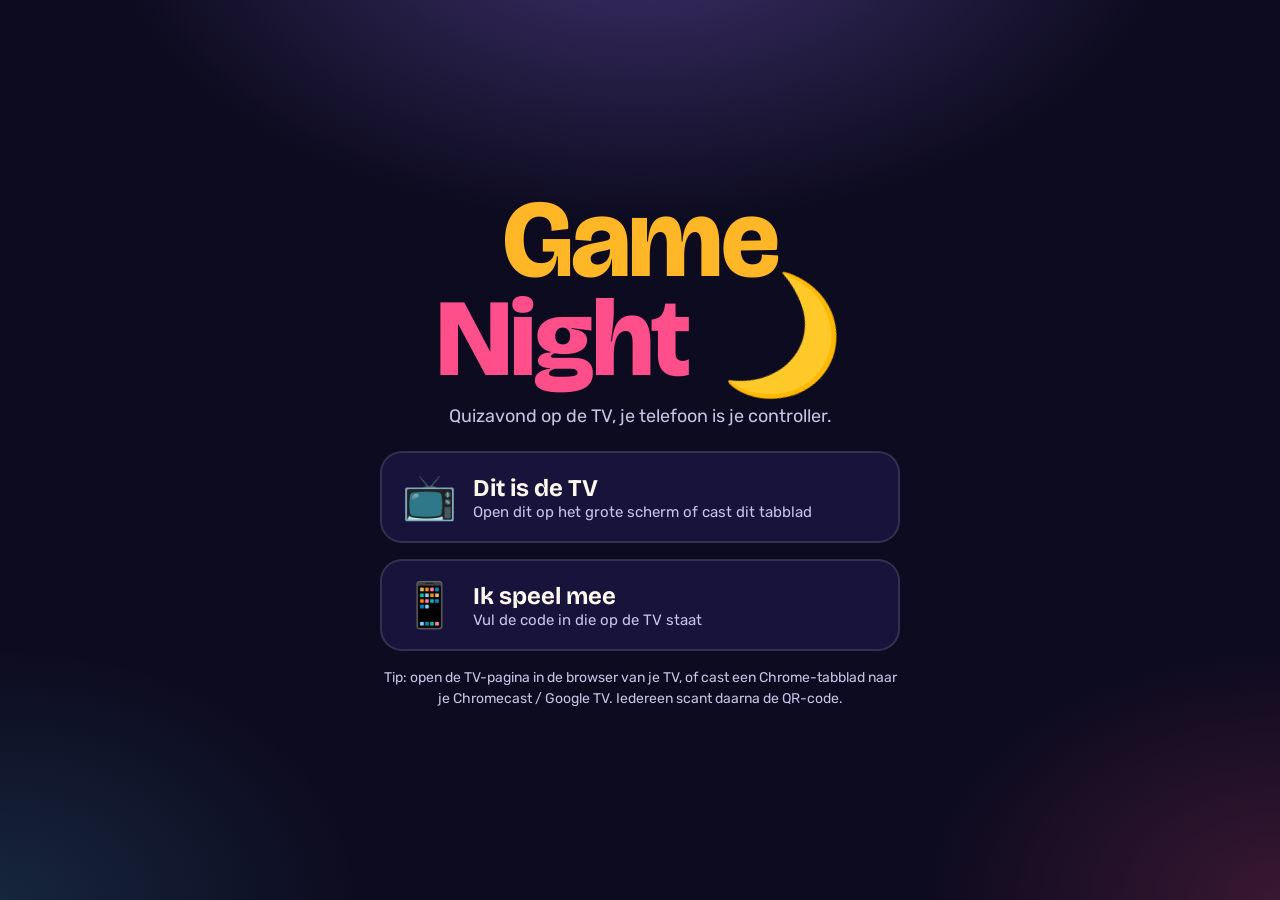
<file: index.html>
<!doctype html>
<html lang="nl">
<head>
  <meta charset="utf-8">
  <meta name="viewport" content="width=device-width, initial-scale=1, viewport-fit=cover">
  <meta name="theme-color" content="#0d0b1f">
  <title>Game Night</title>
  <link rel="icon" href="data:image/svg+xml,<svg xmlns='http://www.w3.org/2000/svg' viewBox='0 0 100 100'><text y='.9em' font-size='90'>🌙</text></svg>">
  <link rel="stylesheet" href="css/base.css">
  <style>
    main { min-height: 100dvh; display: grid; place-items: center; padding: 24px 16px; }
    .wrap { width: 100%; max-width: 520px; display: grid; gap: 16px; text-align: center; }
    h1 { font-size: clamp(56px, 14vw, 110px); margin: 0; }
    p { color: var(--muted); font-size: 18px; margin: 0 0 8px; }
    a.card { display: flex; gap: 16px; align-items: center; text-align: left; text-decoration: none; color: var(--text); background: var(--ink-2); border: 2px solid var(--line); border-radius: 22px; padding: 18px 20px; transition: transform .15s, border-color .15s; }
    a.card:hover, a.card:focus { border-color: var(--amber); transform: translateY(-2px); }
    a.card .e { font-size: 44px; }
    a.card b { font-family: var(--display); font-size: 24px; display: block; }
    a.card small { color: var(--muted); font-size: 15px; }
    .tip { font-size: 14px; color: var(--muted); line-height: 1.5; }
  </style>
</head>
<body>
  <main>
    <div class="wrap">
      <h1 class="logo"><span class="g">Game</span> <span class="n">Night</span> <span class="moon">🌙</span></h1>
      <p>Quizavond op de TV, je telefoon is je controller.</p>
      <a class="card" id="tv" href="tv.html"><span class="e">📺</span><span><b>Dit is de TV</b><small>Open dit op het grote scherm of cast dit tabblad</small></span></a>
      <a class="card" id="play" href="play.html"><span class="e">📱</span><span><b>Ik speel mee</b><small>Vul de code in die op de TV staat</small></span></a>
      <div class="tip">Tip: open de TV-pagina in de browser van je TV, of cast een Chrome-tabblad naar je Chromecast / Google TV. Iedereen scant daarna de QR-code.</div>
    </div>
  </main>
  <script>
    // ?local=1 doorgeven (testmodus in één browser)
    if (new URLSearchParams(location.search).get('local') === '1') {
      document.getElementById('tv').href += '?local=1';
      document.getElementById('play').href += '?local=1';
    }
  </script>
</body>
</html>
</file>
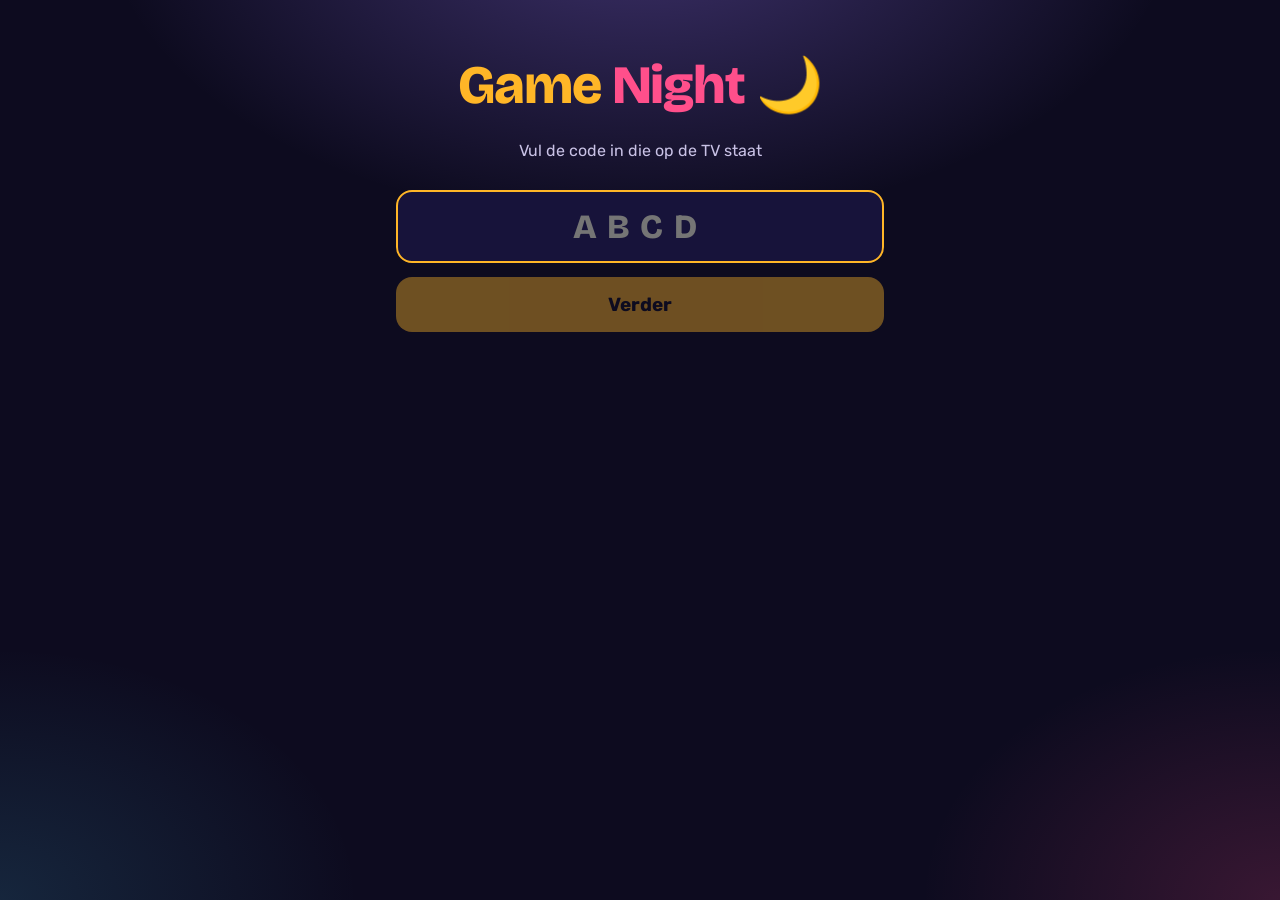
<file: play.html>
<!doctype html>
<html lang="nl">
<head>
  <meta charset="utf-8">
  <meta name="viewport" content="width=device-width, initial-scale=1, viewport-fit=cover, maximum-scale=1">
  <meta name="theme-color" content="#0d0b1f">
  <meta name="apple-mobile-web-app-capable" content="yes">
  <title>Game Night</title>
  <link rel="icon" href="data:image/svg+xml,<svg xmlns='http://www.w3.org/2000/svg' viewBox='0 0 100 100'><text y='.9em' font-size='90'>🌙</text></svg>">
  <link rel="stylesheet" href="css/base.css">
  <link rel="stylesheet" href="css/play.css">
</head>
<body class="ph">
  <div id="banner" class="hidden"></div>
  <div id="ph">
    <div class="bar" id="bar"></div>
    <main id="screen"></main>
  </div>
  <div id="sheet" class="sheet hidden"></div>
  <script src="js/content.js"></script>
  <script src="data/weetjes.js"></script>
  <script src="js/net.js"></script>
  <script src="js/play.js"></script>
</body>
</html>
</file>
<file: css/base.css>
@import url('https://fonts.googleapis.com/css2?family=Bricolage+Grotesque:opsz,wght@12..96,600;12..96,800&family=Rubik:wght@400;500;700&family=Orbitron:wght@700;900&family=Bungee&display=swap');

:root {
  --ink: #0d0b1f;
  --ink-2: #17133a;
  --ink-3: #231d55;
  --line: rgba(255, 255, 255, 0.12);
  --text: #fff8ec;
  --muted: #c9c2e6;
  --pink: #ff4f8b;
  --amber: #ffb627;
  --mint: #3ddc97;
  --sky: #4cc9f0;
  --violet: #9b7bff;
  --bad: #ff5d5d;
  --a: #ff4f8b;
  --b: #4cc9f0;
  --c: #ffb627;
  --d: #3ddc97;
  --radius: 18px;
  --display: 'Bricolage Grotesque', 'Rubik', system-ui, sans-serif;
  --body: 'Rubik', system-ui, -apple-system, 'Segoe UI', sans-serif;
}

* { box-sizing: border-box; }
html, body { margin: 0; height: 100%; }
body {
  background: var(--ink);
  background-image:
    radial-gradient(60% 50% at 50% -10%, rgba(155, 123, 255, 0.35), transparent 70%),
    radial-gradient(40% 40% at 100% 100%, rgba(255, 79, 139, 0.18), transparent 70%),
    radial-gradient(40% 40% at 0% 100%, rgba(76, 201, 240, 0.14), transparent 70%);
  background-attachment: fixed;
  color: var(--text);
  font-family: var(--body);
  -webkit-font-smoothing: antialiased;
}
button { font: inherit; color: inherit; cursor: pointer; }
.hidden { display: none !important; }

.logo {
  font-family: var(--display);
  font-weight: 800;
  letter-spacing: -0.02em;
  line-height: 0.9;
}
.logo .g { color: var(--amber); }
.logo .n { color: var(--pink); }
.logo .moon { display: inline-block; transform: rotate(-20deg); }

@keyframes pop { 0% { transform: scale(0.6); opacity: 0; } 70% { transform: scale(1.06); opacity: 1; } 100% { transform: scale(1); } }
@keyframes rise { from { transform: translateY(24px); opacity: 0; } to { transform: none; opacity: 1; } }
@keyframes pulse { 0%, 100% { transform: scale(1); } 50% { transform: scale(1.06); } }
@keyframes shake { 0%, 100% { transform: none; } 25% { transform: translateX(-6px) rotate(-2deg); } 75% { transform: translateX(6px) rotate(2deg); } }
@keyframes spin { to { transform: rotate(360deg); } }
@keyframes float { 0%, 100% { transform: translateY(0); } 50% { transform: translateY(-8px); } }
.pop { animation: pop 0.45s cubic-bezier(0.2, 0.9, 0.3, 1.2) both; }
.rise { animation: rise 0.5s ease both; }

@media (prefers-reduced-motion: reduce) {
  *, *::before, *::after { animation-duration: 0.01ms !important; transition-duration: 0.01ms !important; }
}

/* ---------- thema's ---------- */
body.theme-nerd {
  --ink: #050d14;
  --ink-2: #0b1a26;
  --ink-3: #12304a;
  --line: rgba(0, 255, 200, 0.18);
  --text: #e6fff8;
  --muted: #8fc7c0;
  --pink: #ff3df2;
  --amber: #39ff14;
  --mint: #00ffc8;
  --sky: #00b3ff;
  --violet: #8a5cff;
  --display: 'Orbitron', 'Rubik', system-ui, sans-serif;
  background-image:
    linear-gradient(rgba(0, 255, 200, 0.05) 1px, transparent 1px),
    linear-gradient(90deg, rgba(0, 255, 200, 0.05) 1px, transparent 1px),
    radial-gradient(60% 50% at 50% -10%, rgba(0, 179, 255, 0.35), transparent 70%),
    radial-gradient(40% 40% at 100% 100%, rgba(255, 61, 242, 0.16), transparent 70%);
  background-size: 40px 40px, 40px 40px, auto, auto;
}
body.theme-nerd .logo .g, body.theme-nerd .logo .n { letter-spacing: 0.04em; }
body.theme-retro {
  --ink: #170530;
  --ink-2: #261047;
  --ink-3: #3a1a66;
  --line: rgba(255, 42, 109, 0.25);
  --text: #fff4fb;
  --muted: #d1b3e6;
  --pink: #ff2a6d;
  --amber: #f9c80e;
  --mint: #05ffa1;
  --sky: #05d9e8;
  --violet: #b967ff;
  --display: 'Bungee', 'Rubik', system-ui, sans-serif;
  background-image:
    linear-gradient(transparent 62%, rgba(255, 42, 109, 0.22) 62.2%, transparent 63%),
    repeating-linear-gradient(90deg, rgba(5, 217, 232, 0.07) 0 2px, transparent 2px 80px),
    radial-gradient(50% 40% at 50% 62%, rgba(249, 200, 14, 0.25), transparent 70%),
    radial-gradient(70% 60% at 50% 0%, rgba(185, 103, 255, 0.4), transparent 70%);
}
body.theme-retro .qtext, body.theme-retro h2 { text-shadow: 0.06em 0.06em 0 rgba(255, 42, 109, 0.55); }

body.theme-sint {
  --ink: #2a0a12;
  --ink-2: #3d1019;
  --ink-3: #5a1826;
  --line: rgba(255, 200, 80, 0.22);
  --text: #fff6e6;
  --muted: #e6c9a8;
  --pink: #ff5a5f;
  --amber: #ffc93c;
  --mint: #7ee081;
  --sky: #ffd98a;
  --violet: #ff9966;
  background-image:
    radial-gradient(60% 50% at 50% -10%, rgba(255, 201, 60, 0.3), transparent 70%),
    radial-gradient(40% 40% at 0% 100%, rgba(255, 90, 95, 0.22), transparent 70%);
}
body.theme-kerst {
  --ink: #0a1f1a;
  --ink-2: #10302a;
  --ink-3: #1a4a40;
  --line: rgba(255, 255, 255, 0.16);
  --text: #f4fff9;
  --muted: #b8dccf;
  --pink: #ff4d5e;
  --amber: #ffd166;
  --mint: #6ee7a8;
  --sky: #a8e6ff;
  --violet: #e85d75;
  background-image:
    radial-gradient(60% 50% at 50% -10%, rgba(255, 77, 94, 0.28), transparent 70%),
    radial-gradient(45% 45% at 100% 100%, rgba(110, 231, 168, 0.2), transparent 70%);
}
#fall { position: fixed; inset: 0; z-index: 2; pointer-events: none; overflow: hidden; }
#fall i { position: absolute; top: -8%; font-style: normal; color: #fff; animation: fallDown linear infinite; will-change: transform; }
#fall.noten i { color: #b5651d; text-shadow: 0 1px 0 #7a3f0e; }
@keyframes fallDown { to { transform: translate3d(4vw, 115vh, 0) rotate(240deg); } }
</file>
<file: css/play.css>
/* Telefoon-controller */
body.ph { min-height: 100dvh; overscroll-behavior: none; -webkit-tap-highlight-color: transparent; }
#ph { max-width: 520px; margin: 0 auto; min-height: 100dvh; display: flex; flex-direction: column; padding: 12px 16px calc(16px + env(safe-area-inset-bottom)); }

.bar { display: flex; align-items: center; gap: 10px; padding: 4px 0 10px; }
.bar .me { display: flex; align-items: center; gap: 8px; flex: 1; min-width: 0; }
.bar .av { width: 40px; height: 40px; border-radius: 50%; display: grid; place-items: center; font-size: 22px; background: var(--c, var(--ink-3)); flex: none; }
.bar .nm { font-weight: 700; white-space: nowrap; overflow: hidden; text-overflow: ellipsis; }
.bar .sc { font-family: var(--display); font-weight: 800; color: var(--amber); }
.bar .rank { color: var(--muted); font-size: 14px; }
.iconbtn { background: var(--ink-3); border: 1px solid var(--line); border-radius: 12px; width: 44px; height: 44px; font-size: 20px; flex: none; }

.tbar { height: 6px; border-radius: 99px; background: var(--ink-3); overflow: hidden; margin-bottom: 14px; }
.tbar i { display: block; height: 100%; background: var(--amber); border-radius: 99px; transform-origin: left; }

#screen { flex: 1; display: flex; flex-direction: column; gap: 12px; }
.q { font-family: var(--display); font-weight: 800; font-size: 22px; line-height: 1.2; text-wrap: balance; }
.sub { color: var(--muted); }
.catline { color: var(--muted); font-size: 14px; }
.big { font-size: 72px; text-align: center; margin-top: 8vh; animation: pop 0.45s both; }
.title { font-family: var(--display); font-weight: 800; font-size: 30px; text-align: center; }
.center { text-align: center; }

.choices { display: grid; gap: 10px; }
.ch { display: flex; align-items: center; gap: 12px; text-align: left; background: var(--ink-2); border: 2px solid var(--line); border-radius: var(--radius); padding: 14px 14px; font-size: 18px; font-weight: 500; min-height: 64px; transition: transform 0.1s; }
.ch:active { transform: scale(0.97); }
.ch .l { flex: none; width: 36px; height: 36px; border-radius: 10px; display: grid; place-items: center; font-family: var(--display); font-weight: 800; color: var(--ink); }
.choices .ch:nth-child(1) .l { background: var(--a); }
.choices .ch:nth-child(2) .l { background: var(--b); }
.choices .ch:nth-child(3) .l { background: var(--c); }
.choices .ch:nth-child(4) .l { background: var(--d); }
.choices .ch:nth-child(5) .l { background: var(--violet); }
.choices .ch:nth-child(6) .l { background: var(--pink); }
.choices .ch:nth-child(7) .l { background: var(--sky); }
.choices .ch:nth-child(8) .l { background: var(--amber); }
.ch[disabled] { opacity: 0.3; }
.ch.mine { border-style: dashed; }
.ch.picked { border-color: var(--amber); background: rgba(255, 182, 39, 0.15); }
.ch .ord { margin-left: auto; width: 32px; height: 32px; border-radius: 50%; background: var(--amber); color: var(--ink); display: grid; place-items: center; font-weight: 800; font-family: var(--display); }

.cta { background: var(--amber); color: var(--ink); border: 0; border-radius: 16px; padding: 16px; font-size: 19px; font-weight: 700; width: 100%; }
.cta:disabled { opacity: 0.4; }
.cta.pink { background: var(--pink); color: white; }
.cta.ghost { background: var(--ink-3); color: var(--text); border: 1px solid var(--line); }
.small { font-size: 14px; padding: 10px 14px; border-radius: 12px; }
.row { display: flex; gap: 8px; }
.row > * { flex: 1; }

input.field, textarea.field { width: 100%; background: var(--ink-2); border: 2px solid var(--line); border-radius: 16px; color: var(--text); font: inherit; font-size: 22px; padding: 14px 16px; outline: none; }
input.field:focus, textarea.field:focus { border-color: var(--amber); }
input.code { text-transform: uppercase; letter-spacing: 0.3em; text-align: center; font-family: var(--display); font-weight: 800; font-size: 34px; }
.preview { color: var(--muted); text-align: center; min-height: 20px; }

.avgrid { display: grid; grid-template-columns: repeat(6, 1fr); gap: 8px; }
.avgrid button { aspect-ratio: 1; font-size: 26px; background: var(--ink-2); border: 2px solid var(--line); border-radius: 14px; }
.avgrid button.on { border-color: var(--amber); background: rgba(255, 182, 39, 0.2); transform: scale(1.05); }

.card { background: var(--ink-2); border: 1px solid var(--line); border-radius: var(--radius); padding: 14px; }
.label { font-size: 13px; text-transform: uppercase; letter-spacing: 0.08em; color: var(--muted); margin-bottom: 8px; }
.seg { display: flex; gap: 6px; }
.seg button { flex: 1; background: var(--ink-3); border: 2px solid transparent; border-radius: 12px; padding: 10px 4px; font-size: 14px; line-height: 1.2; }
.seg button.on { border-color: var(--amber); background: rgba(255, 182, 39, 0.15); }
.seg button b { display: block; font-size: 20px; }
.toggle { display: flex; align-items: center; justify-content: space-between; padding: 8px 0; }
.sw { width: 52px; height: 30px; border-radius: 99px; background: var(--ink-3); border: 0; position: relative; }
.sw::after { content: ''; position: absolute; top: 3px; left: 3px; width: 24px; height: 24px; border-radius: 50%; background: var(--muted); transition: 0.2s; }
.sw.on { background: var(--mint); }
.sw.on::after { left: 25px; background: white; }

.plist { display: grid; gap: 6px; }
.prow { display: flex; align-items: center; gap: 10px; }
.prow .av { width: 34px; height: 34px; border-radius: 50%; display: grid; place-items: center; background: var(--c); }
.prow .nm { flex: 1; font-weight: 500; }
.prow .off { color: var(--bad); font-size: 12px; }
.prow button { background: var(--ink-3); border: 1px solid var(--line); border-radius: 10px; padding: 6px 10px; font-size: 13px; }

.vote { display: grid; grid-template-columns: 1fr 1fr; gap: 10px; }
.vote button { background: var(--ink-2); border: 2px solid var(--line); border-radius: var(--radius); padding: 14px 8px; display: grid; justify-items: center; gap: 6px; }
.vote .av { width: 54px; height: 54px; border-radius: 50%; display: grid; place-items: center; font-size: 30px; background: var(--c); }

input[type=range] { width: 100%; accent-color: var(--amber); height: 40px; }
.wagerval { font-family: var(--display); font-weight: 800; font-size: 56px; text-align: center; color: var(--amber); }

.foot { margin-top: auto; display: flex; gap: 8px; padding-top: 12px; }
.pubtn { flex: 1; background: linear-gradient(135deg, var(--violet), var(--pink)); border: 0; border-radius: 14px; padding: 12px; font-weight: 700; color: white; }
.skipbtn { background: var(--ink-3); border: 1px solid var(--line); border-radius: 14px; padding: 12px 14px; font-size: 14px; }
.puactive { flex: 1; text-align: center; padding: 12px; border-radius: 14px; border: 1px dashed var(--violet); color: var(--violet); font-weight: 700; }

/* sheets */
.sheet { position: fixed; inset: 0; background: rgba(13, 11, 31, 0.7); display: flex; align-items: flex-end; z-index: 20; }
.sheet .in { background: var(--ink-2); width: 100%; max-width: 520px; margin: 0 auto; border-radius: 24px 24px 0 0; padding: 18px 16px calc(18px + env(safe-area-inset-bottom)); display: grid; gap: 10px; max-height: 85dvh; overflow: auto; animation: rise 0.25s both; }
.sheet h3 { margin: 0; font-family: var(--display); font-size: 22px; }
.pu { display: flex; gap: 12px; align-items: center; text-align: left; background: var(--ink-3); border: 1px solid var(--line); border-radius: 14px; padding: 12px; }
.pu .e { font-size: 26px; width: 40px; text-align: center; }
.pu small { display: block; color: var(--muted); }

#banner { position: fixed; top: 0; left: 0; right: 0; background: var(--bad); color: white; text-align: center; padding: 8px calc(12px + env(safe-area-inset-right)) 8px; font-weight: 700; z-index: 30; font-size: 14px; }
.waitdots::after { content: '…'; animation: pulse 1s infinite; }
.mylist { display: flex; gap: 6px; flex-wrap: wrap; }
.mylist span { background: var(--ink-3); border-radius: 99px; padding: 4px 10px; font-size: 14px; }
.awardline { background: var(--ink-2); border-radius: 14px; padding: 12px; text-align: center; border: 1px solid var(--line); }
.landing { display: grid; gap: 14px; margin-top: 4vh; }
.landing h1 { font-size: 54px; margin: 0; text-align: center; }

/* waar of nep */
.tfbtns { display: grid; grid-template-columns: 1fr 1fr; gap: 12px; }
.tfbtns .ch { flex-direction: column; justify-content: center; gap: 6px; min-height: 150px; font-size: 40px; text-align: center; }
.tfbtns .ch b { font-family: var(--display); font-size: 26px; }
.tfbtns .tfw { border-color: rgba(61, 220, 151, .6); background: rgba(61, 220, 151, .12); }
.tfbtns .tfn { border-color: rgba(255, 93, 93, .6); background: rgba(255, 93, 93, .12); }
/* teams */
.tbadge { display: inline-block; border: 1px solid var(--t); color: var(--t); border-radius: 99px; padding: 0 8px; font-size: 13px; font-weight: 700; }
#teampick button.on { border-color: var(--t); background: color-mix(in srgb, var(--t) 18%, transparent); }
.rounds { display: flex; flex-wrap: wrap; gap: 6px; }
.rounds button { background: var(--ink-3); border: 2px solid transparent; border-radius: 99px; padding: 8px 12px; font-size: 14px; opacity: .5; text-decoration: line-through; }
.rounds button.on { opacity: 1; text-decoration: none; border-color: var(--mint); background: rgba(61, 220, 151, .12); }
.rounds button[disabled] { border-color: var(--amber); background: rgba(255, 182, 39, .12); }

/* hoger of lager */
.hlcards { display: grid; grid-template-columns: 1fr 1fr; gap: 10px; }
.hlcards .card b { font-family: var(--display); font-size: 24px; color: var(--amber); }
/* lingo */
.lgrid { display: grid; gap: 6px; justify-content: center; }
.lrow { display: flex; gap: 6px; }
.lrow span { width: 52px; height: 52px; display: grid; place-items: center; border: 2px solid var(--line); border-radius: 10px; font-family: var(--display); font-weight: 800; font-size: 26px; background: var(--ink-2); }
.lrow.cur span { border-color: var(--amber); }
.lrow .mg, .key.mg { background: var(--mint); color: var(--ink); border-color: var(--mint); }
.lrow .my, .key.my { background: var(--amber); color: var(--ink); border-color: var(--amber); border-radius: 50%; }
.lrow .m- { background: var(--ink-3); color: var(--muted); }
.key.m- { opacity: .35; }
.kb { display: grid; gap: 6px; margin-top: auto; }
.krow { display: flex; gap: 5px; justify-content: center; }
.key { flex: 1; max-width: 40px; height: 50px; border: 0; border-radius: 8px; background: var(--ink-3); font-weight: 700; font-size: 16px; padding: 0; }
.key.my { border-radius: 8px; }
.key.wide { max-width: 60px; flex: 1.5; background: var(--violet); color: white; }
/* puzzel */
.pgrid { display: grid; grid-template-columns: 1fr 1fr 1fr; gap: 8px; }
.pw { background: var(--ink-2); border: 2px solid var(--line); border-radius: 12px; padding: 14px 4px; font-weight: 700; font-size: 15px; min-height: 58px; word-break: break-word; }
.pw.on { border-color: var(--amber); background: rgba(255, 182, 39, .18); }
.pfound { border: 2px solid var(--g); background: color-mix(in srgb, var(--g) 16%, transparent); border-radius: 12px; padding: 10px; font-weight: 700; }
/* tekenen */
.cv { display: block; margin: 0 auto; border-radius: 16px; touch-action: none; box-shadow: 0 6px 20px rgba(0, 0, 0, .4); }
.tools { display: flex; gap: 8px; justify-content: center; align-items: center; flex-wrap: wrap; }
.sw-c { width: 36px; height: 36px; border-radius: 50%; border: 3px solid transparent; }
.sw-c.on { border-color: var(--amber); transform: scale(1.12); }
.sw-w { width: 44px; height: 40px; border-radius: 10px; background: var(--ink-3); border: 2px solid transparent; display: grid; place-items: center; }
.sw-w i { display: block; border-radius: 50%; background: var(--text); }
.sw-w.on { border-color: var(--amber); }
.tools .cta.small { width: auto; }

/* twee waarheden */
.lgrow { display: flex; gap: 8px; align-items: center; }
.lgrow .field { flex: 1; margin: 0; font-size: 16px; padding: 14px 12px; }
.lgtag { flex: none; border: 2px solid var(--line); background: var(--ink-2); border-radius: 14px; padding: 12px 10px; font-size: 14px; font-weight: 700; min-width: 92px; }
.lgtag.on { border-color: var(--pink); background: rgba(255, 79, 139, 0.2); color: var(--pink); }

/* ganzenbord */
.dicebtn { display: grid; place-items: center; gap: 6px; width: min(70vw, 260px); aspect-ratio: 1; margin: 18px auto; border-radius: 36px; border: 0; background: linear-gradient(145deg, var(--amber), var(--pink)); color: var(--ink); font-size: 92px; box-shadow: 0 14px 40px rgba(255, 79, 139, 0.35); }
.dicebtn b { font-family: var(--display); font-size: 26px; }
.dicebtn:active { transform: scale(0.96); }
.dicebtn.shake { animation: shake 0.45s; }
@keyframes shake { 0%, 100% { transform: rotate(0); } 20% { transform: rotate(-18deg) scale(1.05); } 40% { transform: rotate(14deg); } 60% { transform: rotate(-10deg); } 80% { transform: rotate(6deg); } }
.dice { text-align: center; font-size: 140px; line-height: 1; margin-top: 10px; color: var(--amber); }
.dice.show { animation: pop 0.5s both; }

/* verhalen */
textarea.field { resize: none; font-size: 17px; line-height: 1.4; }
.ktprev { font-style: italic; font-size: 18px; border-color: var(--amber); }

/* ---------- wachtkamer ---------- */
.waitroom { margin-top: 18px; background: var(--ink-2); border: 1px solid var(--line); border-radius: var(--radius); overflow: hidden; }
.wrtabs { display: grid; grid-template-columns: repeat(3, 1fr); border-bottom: 1px solid var(--line); }
.wrtabs button { background: none; border: 0; color: var(--muted); font: inherit; font-size: 15px; font-weight: 700; padding: 12px 4px; }
.wrtabs button.on { color: var(--text); box-shadow: inset 0 -3px 0 var(--amber); }
.wrbody { padding: 16px; min-height: 150px; display: grid; align-content: center; gap: 12px; }
.wrw { font-size: 18px; line-height: 1.45; animation: rise 0.35s both; }
.wrnext { justify-self: end; background: none; border: 0; color: var(--sky); font: inherit; font-weight: 700; font-size: 15px; padding: 6px 0; }
.wrsmall { text-align: center; color: var(--muted); font-size: 14px; }
.noppen { display: grid; grid-template-columns: repeat(6, 1fr); gap: 8px; }
.noppen button { aspect-ratio: 1; border-radius: 50%; border: 0; background: radial-gradient(circle at 35% 30%, rgba(255, 255, 255, 0.75), rgba(155, 123, 255, 0.55) 45%, rgba(76, 201, 240, 0.35)); box-shadow: inset 0 -3px 6px rgba(0, 0, 0, 0.25); transition: transform 0.12s; }
.noppen button:active { transform: scale(0.85); }
.noppen button.pop { background: rgba(255, 255, 255, 0.06); box-shadow: inset 0 2px 4px rgba(0, 0, 0, 0.4); animation: nopPop 0.25s; }
@keyframes nopPop { 0% { transform: scale(1.25); } 100% { transform: scale(1); } }
.wrstats { display: grid; grid-template-columns: repeat(2, 1fr); gap: 10px; }
.wrstats div { background: var(--ink-3); border-radius: 14px; padding: 10px; text-align: center; display: grid; }
.wrstats b { font-family: var(--display); font-size: 28px; color: var(--amber); }
.wrstats b small { font-size: 15px; color: var(--muted); }
.wrstats span { font-size: 13px; color: var(--muted); }

/* ---------- uitleg ---------- */
.label.center { text-align: center; margin-top: 18px; color: var(--sky); }
.howto { display: grid; gap: 10px; }
.howrow { display: flex; gap: 14px; align-items: center; background: var(--ink-2); border: 1px solid var(--line); border-radius: 16px; padding: 14px; font-size: 18px; font-weight: 600; animation: rise 0.4s both; }
.howrow .e { font-size: 32px; flex: none; }

/* ---------- spelleider ---------- */
.iconbtn.gmbtn { width: auto; padding: 0 12px; display: flex; align-items: center; gap: 6px; border-color: var(--amber); }
.iconbtn.gmbtn small { font-size: 13px; font-weight: 700; color: var(--amber); }
.gmgrid { display: grid; grid-template-columns: 1fr 1fr; gap: 10px; }
.gmtile { display: grid; justify-items: center; gap: 4px; background: var(--ink-3); border: 2px solid var(--line); border-radius: 18px; padding: 14px 8px; color: var(--text); font: inherit; font-size: 16px; font-weight: 700; min-height: 84px; }
.gmtile .e { font-size: 28px; }
.gmtile:active { transform: scale(0.97); border-color: var(--amber); }
.gmtile.off { opacity: 0.35; }
.gmsws { display: grid; grid-template-columns: 1fr 1fr; gap: 8px; }
.gmsw { display: flex; align-items: center; gap: 8px; background: var(--ink-3); border: 2px solid var(--line); border-radius: 14px; padding: 12px; color: var(--text); font: inherit; font-size: 15px; font-weight: 700; }
.gmsw .e { font-size: 20px; }
.gmsw i { margin-left: auto; width: 34px; height: 20px; border-radius: 99px; background: var(--ink); position: relative; flex: none; transition: background 0.2s; }
.gmsw i::after { content: ''; position: absolute; top: 3px; left: 3px; width: 14px; height: 14px; border-radius: 50%; background: var(--muted); transition: transform 0.2s, background 0.2s; }
.gmsw.on { border-color: var(--mint); }
.gmsw.on i { background: rgba(61, 220, 151, 0.35); }
.gmsw.on i::after { transform: translateX(14px); background: var(--mint); }

/* ---------- avondpakketten en uitklapblokken ---------- */
.steplabel { display: flex; align-items: center; gap: 8px; margin: 18px 0 8px; color: var(--text); font-weight: 700; }
.steplabel i { font-style: normal; width: 22px; height: 22px; border-radius: 50%; background: var(--amber); color: var(--ink); display: grid; place-items: center; font-size: 13px; }
.packs { display: grid; grid-template-columns: 1fr 1fr; gap: 8px; margin-bottom: 10px; }
.pack { background: var(--ink-2); border: 2px solid var(--line); border-radius: 16px; padding: 12px 10px; text-align: left; color: var(--text); display: grid; gap: 2px; align-content: start; min-height: 104px; }
.pack .e { font-size: 28px; line-height: 1.1; }
.pack b { font-size: 16px; }
.pack small { color: var(--muted); font-size: 12px; line-height: 1.3; }
.pack.on { border-color: var(--amber); background: rgba(255, 182, 39, .14); box-shadow: 0 0 0 3px rgba(255, 182, 39, .15); }
.pack:active { transform: scale(.97); }
.acc { background: var(--ink-2); border: 1px solid var(--line); border-radius: var(--radius); padding: 0 14px; margin: 10px 0; }
.acc summary { list-style: none; cursor: pointer; padding: 14px 22px 14px 0; font-weight: 700; font-size: 17px; position: relative; }
.acc summary::-webkit-details-marker { display: none; }
.acc summary::after { content: '▾'; position: absolute; right: 0; top: 14px; color: var(--muted); transition: transform .2s; }
.acc[open] summary::after { transform: rotate(180deg); }
.acc summary small { display: block; font-weight: 400; font-size: 13px; color: var(--muted); margin-top: 2px; }
.acc[open] { padding-bottom: 14px; }
.acc .label { margin-top: 14px; display: flex; justify-content: space-between; align-items: center; }
.seg.wrap { flex-wrap: wrap; }
.seg.wrap button { flex: 1 1 28%; }
.rgroup { font-size: 12px; color: var(--sky); margin: 10px 0 6px; font-weight: 700; }
.rounds button small { opacity: .7; font-size: 11px; }
.linkbtn { background: none; border: 0; color: var(--sky); font-size: 12px; text-decoration: underline; text-transform: none; letter-spacing: 0; padding: 0; }
.startbar { position: sticky; bottom: 0; padding: 12px 0 calc(10px + env(safe-area-inset-bottom)); margin-top: 12px; background: linear-gradient(transparent, var(--ink) 35%); z-index: 5; }

/* ---------- reacties, slokjes, kleur ---------- */
.reactbar { display: grid; grid-template-columns: repeat(8, 1fr); gap: 6px; margin: 12px 0; }
.reactbar button { background: var(--ink-2); border: 1px solid var(--line); border-radius: 12px; font-size: 22px; padding: 8px 0; line-height: 1; }
.reactbar button:active, .reactbar button.sent { transform: scale(1.25) rotate(-8deg); background: var(--ink-3); }
.sipcard { margin: 14px auto 0; max-width: 300px; text-align: center; background: rgba(255, 182, 39, .14); border: 2px dashed var(--amber); border-radius: 16px; padding: 12px; font-size: 18px; font-weight: 700; }
.colgrid { display: grid; grid-template-columns: repeat(8, 1fr); gap: 8px; }
.colgrid button { aspect-ratio: 1; border-radius: 50%; border: 3px solid transparent; }
.colgrid button.on { border-color: white; transform: scale(1.15); box-shadow: 0 0 0 2px var(--ink); }
.emojiq { font-size: 44px; text-align: center; letter-spacing: 6px; background: var(--ink-2); border: 1px solid var(--line); border-radius: 18px; padding: 14px 8px; margin-bottom: 10px; line-height: 1.25; }

/* ---------- nieuwe rondes ---------- */
.chips { display: flex; flex-wrap: wrap; gap: 6px; justify-content: center; margin: 10px 0; }
.chips span { background: var(--ink-3); border: 1px solid var(--line); border-radius: 99px; padding: 6px 12px; font-weight: 700; }
.ttpic { background: #fff; border-radius: 16px; overflow: hidden; margin: 10px 0; aspect-ratio: 4 / 3; }
.ttpic svg { width: 100%; height: 100%; display: block; }
.gscale { margin: 16px 0; }
.glabels { display: flex; justify-content: space-between; gap: 10px; font-weight: 700; font-size: 15px; margin-bottom: 8px; }
.glabels span:last-child { text-align: right; }
.gbar { position: relative; height: 34px; border-radius: 99px; background: linear-gradient(90deg, var(--sky), var(--violet, #9b7bff), var(--pink)); margin: 22px 8px 0; }
.gtarget { position: absolute; top: -20px; transform: translateX(-50%); font-size: 34px; filter: drop-shadow(0 2px 4px rgba(0, 0, 0, .5)); }
.grange { width: 100%; height: 44px; -webkit-appearance: none; appearance: none; background: transparent; }
.grange::-webkit-slider-runnable-track { height: 18px; border-radius: 99px; background: linear-gradient(90deg, var(--sky), #9b7bff, var(--pink)); }
.grange::-moz-range-track { height: 18px; border-radius: 99px; background: linear-gradient(90deg, var(--sky), #9b7bff, var(--pink)); }
.grange::-webkit-slider-thumb { -webkit-appearance: none; width: 40px; height: 40px; border-radius: 50%; background: white; border: 4px solid var(--amber); margin-top: -11px; box-shadow: 0 2px 8px rgba(0, 0, 0, .5); }
.grange::-moz-range-thumb { width: 34px; height: 34px; border-radius: 50%; background: white; border: 4px solid var(--amber); }

/* verbonden via de omweg (reserveweg): klein seintje rechtsonder */
body.viarelay::after { content: '📡'; position: fixed; right: 6px; bottom: calc(4px + env(safe-area-inset-bottom)); font-size: 12px; opacity: .55; pointer-events: none; z-index: 50; }
.voicenote { font-size: 13px; margin: -4px 0 10px; }

/* ---------- Liever… of…? ---------- */
.lvbtns { display: grid; gap: 8px; margin: 14px 0 10px; }
.lvbtn { display: flex; align-items: center; gap: 12px; text-align: left; background: var(--ink-2); color: var(--text); border: 3px solid var(--a, #ff4f8b); border-radius: 18px; padding: 16px 14px; font-size: 19px; font-weight: 700; line-height: 1.25; min-height: 84px; position: relative; }
.lvbtn.b { border-color: var(--b, #4cc9f0); }
.lvbtn > b { flex: none; width: 38px; height: 38px; border-radius: 50%; display: grid; place-items: center; background: var(--a, #ff4f8b); color: var(--ink); font-size: 18px; }
.lvbtn.b > b { background: var(--b, #4cc9f0); }
.lvbtn.mine { box-shadow: 0 0 0 3px rgba(255, 182, 39, .4); }
.lvbtn small { position: absolute; right: 10px; top: 6px; font-size: 11px; color: var(--amber); font-weight: 700; }
.lvbtn:active { transform: scale(.97); }
.lvor { text-align: center; color: var(--muted); font-style: italic; font-weight: 700; }

/* ---------- Kaartenkoning ---------- */
.pcard { display: block; width: 100%; border-radius: 14px; padding: 14px; text-align: left; font-size: 17px; font-weight: 800; line-height: 1.3; }
.pcard.black { background: #0b0b0b; color: #fff; border: 1px solid #333; margin: 6px 0 12px; font-size: 19px; }
.pcard.black .gap { color: #777; }
.pcard.black u { text-decoration: none; color: var(--amber); border-bottom: 2px solid var(--amber); }
.pcards { display: grid; grid-template-columns: 1fr 1fr; gap: 8px; }
.pcard.white { background: #fff; color: #111; border: 3px solid transparent; min-height: 86px; position: relative; }
.pcard.white.sel { border-color: var(--amber); transform: scale(1.03); box-shadow: 0 0 0 3px rgba(255, 182, 39, .35); }
.pcard.white:disabled { opacity: .45; }
.pcard.white small { display: block; font-size: 11px; color: #777; font-weight: 600; margin-top: 4px; }
#kkwrite { margin-top: 10px; }
</file>
